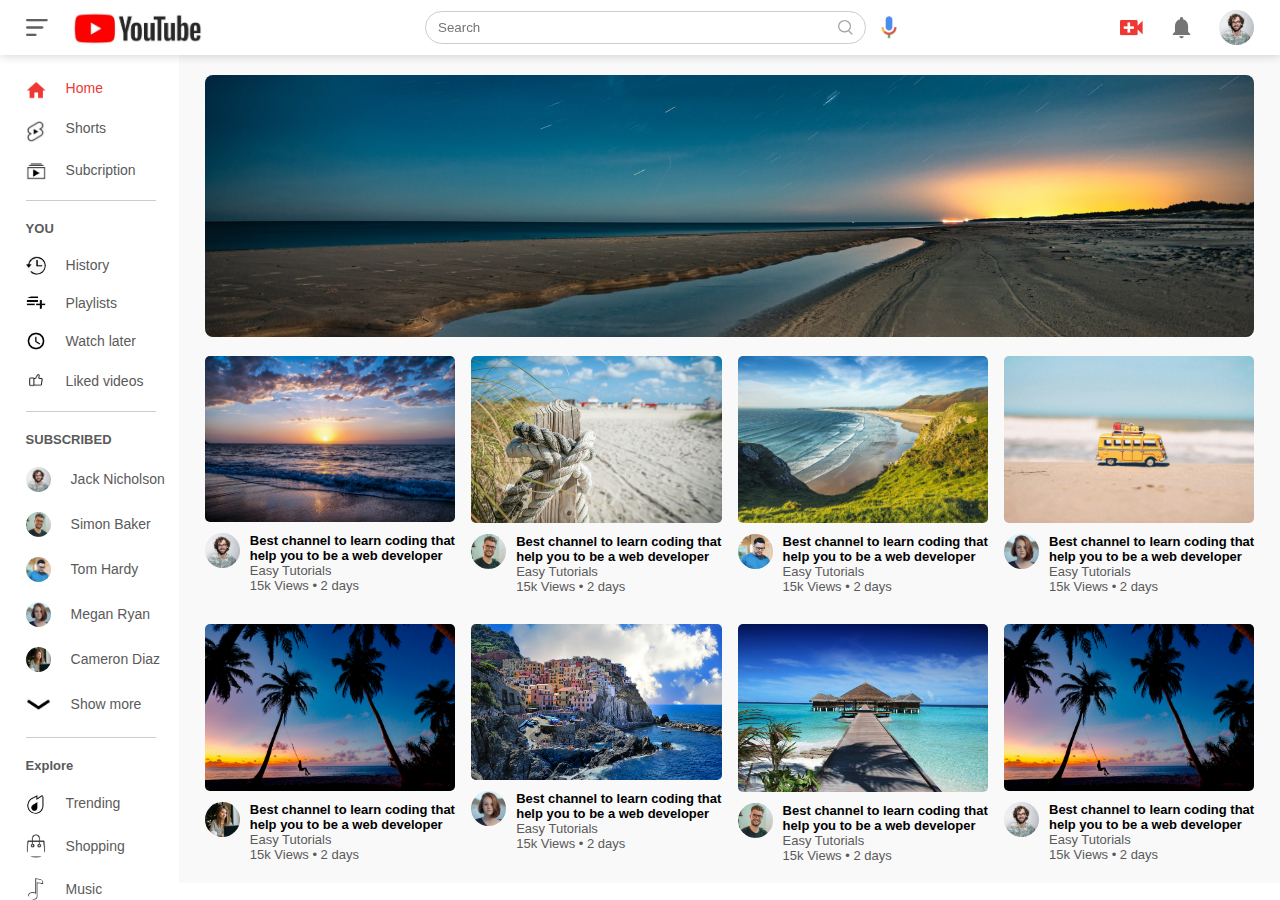
<file: index.html>
<!DOCTYPE html>
<html lang="en">
<head>
    <meta charset="UTF-8">
    <meta http-equiv="X-UA-Compatible" content="IE=edge">
    <meta name="viewport" content="width=device-width, initial-scale=1.0">
    <title>Video Search Website</title>
    <link rel="stylesheet" href="style.css">
</html>
<body>
    <nav class="flex-div">
        <div class="nav-left flex-div">
            <img src="images/menu.png" class="menu-icon">
            <img src="images/logo.jpg" class="logo">
        </div>
        <div class="nav-middle flex-div">
            <div class="search-box flex-div">
                <input type="text" placeholder="Search">
                <img src="images/search.png">
            </div>
            <img src="images/voice-search.png" class="mic-icon">
        </div>
        <div class="nav-right flex-div">
            <img src="images/upload.png">
            <img src="images/notification.png">
            <img src="images/Jack.png" class="user-icon">
        </div>
    </nav>
    


    <div class="sidebar">
        <div class="shortcut-links">
            <a href=""><img src="images/home.png"><p>Home</p></a>
            <a href=""><img src="images/shorts.jpg"><p>Shorts</p></a>
            <a href=""><img src="images/subscription.jpg"><p>Subcription</p></a>
            <hr>
        </div>
        <div class="you">
            <h3>YOU</h3>
            <a href=""><img src="images/history.png"><p>History</p></a>
            <a href=""><img src="images/playlist.jpg"><p>Playlists</p></a>
            <a href=""><img src="images/watchlater.png"><p>Watch later</p></a>
            <a href=""><img src="images/likedvid.png"><p>Liked videos</p></a>
            <hr>
        </div>
        <div class="subscribed-list">
            <h3>SUBSCRIBED</h3>
            <a href=""><img src="images/Jack.png"><p>Jack Nicholson</p></a>
            <a href=""><img src="images/simon.png"><p>Simon Baker</p></a>
            <a href=""><img src="images/tom.png"><p>Tom Hardy</p></a>
            <a href=""><img src="images/megan.png"><p>Megan Ryan</p></a>
            <a href=""><img src="images/cameron.png"><p>Cameron Diaz</p></a>
            <a href=""><img src="images/show.png"><p>Show more</p></a>
            <hr>
        </div>
        <div class="explore">
            <h3>Explore</h3>
            <a href=""><img src="images/trending.jpg"><p>Trending</p></a>
            <a href=""><img src="images/shopping.jpg"><p>Shopping</p></a>
            <a href=""><img src="images/music.jpg"><p>Music</p></a>
            <a href=""><img src="images/movie.jpg"><p>Movie</p></a>
            <a href=""><img src="images/live.jpg"><p>Live</p></a>
            <a href=""><img src="images/gaming.jpg"><p>Gaming</p></a>
            <a href=""><img src="images/news.jpg"><p>News</p></a>
            <a href=""><img src="images/sports.jpg"><p>Sports</p></a>
            <a href=""><img src="images/courses.jpg"><p>Courses</p></a>
            <a href=""><img src="images/fashion.jpg"><p>Fashion & Beauty</p></a>
            <a href=""><img src="images/podcast.jpg"><p>Podcasts</p></a>
            <hr>
        </div>
        <div class="more">
            <h3>More from YouTube</h3>
            <a href=""><img src="images/premium.jpg"><p>YouTube Premium</p></a>
            <a href=""><img src="images/yt_music.jpg"><p>YouTube Music</p></a>
            <a href=""><img src="images/kids.jpg"><p>YouTube Kids</p></a>
            <hr>
        </div>
        <div class="setting">
            <h3> </h3>
            <a href=""><img src="images/setting.jpg"><p>Setting</p></a>
            <a href=""><img src="images/report.jpg"><p>Report history</p></a>
            <a href=""><img src="images/help.jpg"><p>Help</p></a>
            <a href=""><img src="images/feedback.jpg"><p>Send feedback</p></a>
        </div>
    </div>


<div class="container">
    <div class="banner">
        <img src="images/banner3.jpg">
    </div>
    
    <div class="list-container">
        <div class="vid-list">
            <a href="play_vid.html"><img src="images/thumbnail1.jpg" class="thumbnail"></a>
            <div class="flex-div">
                <img src="images/Jack.png">
                <div class="vid-info">
                    <a href="play_vid.html">Best channel to learn coding that help you to be a web developer</a>
                    <p>Easy Tutorials</p>
                    <p>15k Views &bull; 2 days</p>
                </div>
            </div>    
        </div>

        <div class="vid-list">
            <a href=""><img src="images/thumbnail2.jpg" class="thumbnail"></a>
            <div class="flex-div">
                <img src="images/simon.png">
                <div class="vid-info">
                    <a href="">Best channel to learn coding that help you to be a web developer</a>
                    <p>Easy Tutorials</p>
                    <p>15k Views &bull; 2 days</p>
                </div>
            </div>    
        </div>

        <div class="vid-list">
            <a href=""><img src="images/thumbnail3.jpg" class="thumbnail"></a>
            <div class="flex-div">
                <img src="images/tom.png">
                <div class="vid-info">
                    <a href="">Best channel to learn coding that help you to be a web developer</a>
                    <p>Easy Tutorials</p>
                    <p>15k Views &bull; 2 days</p>
                </div>
            </div>    
        </div>

        <div class="vid-list">
            <a href=""><img src="images/thumbnail4.jpg" class="thumbnail"></a>
            <div class="flex-div">
                <img src="images/megan.png">
                <div class="vid-info">
                    <a href="">Best channel to learn coding that help you to be a web developer</a>
                    <p>Easy Tutorials</p>
                    <p>15k Views &bull; 2 days</p>
                </div>
            </div>    
        </div>

        <div class="vid-list">
            <a href=""><img src="images/thumbnail5.jpg" class="thumbnail"></a>
            <div class="flex-div">
                <img src="images/cameron.png">
                <div class="vid-info">
                    <a href="">Best channel to learn coding that help you to be a web developer</a>
                    <p>Easy Tutorials</p>
                    <p>15k Views &bull; 2 days</p>
                </div>
            </div>    
        </div>

        <div class="vid-list">
            <a href=""><img src="images/thumbnail6.jpg" class="thumbnail"></a>
            <div class="flex-div">
                <img src="images/megan.png">
                <div class="vid-info">
                    <a href="">Best channel to learn coding that help you to be a web developer</a>
                    <p>Easy Tutorials</p>
                    <p>15k Views &bull; 2 days</p>
                </div>
            </div>    
        </div>

        <div class="vid-list">
            <a href=""><img src="images/thumbnail7.jpg" class="thumbnail"></a>
            <div class="flex-div">
                <img src="images/simon.png">
                <div class="vid-info">
                    <a href="">Best channel to learn coding that help you to be a web developer</a>
                    <p>Easy Tutorials</p>
                    <p>15k Views &bull; 2 days</p>
                </div>
            </div>    
        </div>

        <div class="vid-list">
            <a href=""><img src="images/thumbnail8.jpg" class="thumbnail"></a>
            <div class="flex-div">
                <img src="images/Jack.png">
                <div class="vid-info">
                    <a href="">Best channel to learn coding that help you to be a web developer</a>
                    <p>Easy Tutorials</p>
                    <p>15k Views &bull; 2 days</p>
                </div>
            </div>    
        </div>

    </div>
</div>



<script src="script.js"></script>
</body>
</html>
</file>
<file: style.css>
*{
    margin: 0;
    padding: 0;
    font-family: 'poppins', sans-serif;
    box-sizing: border-box;
}
a{
    text-decoration: none;
    color: #5a5a5a;

}
img{
    cursor: pointer;
}
.flex-div{
    display: flex;
    align-items: center;
}
nav{
    padding: 10px 2%;
    justify-content: space-between;
    box-shadow: 0 0 10px rgba(0, 0, 0, 0.2);
    background: #fff;
    position: sticky;
    top: 0;
    z-index: 10;
}
.nav-right img{
    width: 25px;
    margin-right: 25px;
}
.nav-right .user-icon{
    width: 35px;
    border-radius: 50%;
    margin-right: 0;
}
.nav-left .menu-icon{
    width: 22px;
    margin-right: 25px;
}
.nav-left .logo{
    width: 130px;
}
.nav-middle .mic-icon{
    width: 16px;
}
.nav-middle .search-box{
    border: 1px solid #ccc;
    margin-right: 15px;
    padding: 8px 12px;
    border-radius: 25px;
}
.nav-middle .search-box input{
    width: 400px;
    border: 0;
    outline: 0;
    background: transparent;
}
.nav-middle .search-box img{
    width: 15px; 
}


/*---------Slidebar-------*/


.sidebar{
    background: #fff;
    width: 14%;
    height: 100vh;
    position: fixed;
    top: 0;
    padding-left: 2%;
    padding-top: 80px;
    max-height: 100%;
    overflow-y: auto;
}
.shortcut-links a img{
    width: 20px;
    margin-right: 20px;
}
.shortcut-links a{
    display: flex;
    align-items: centre;
    margin-bottom: 20px;
    width: fit-content;
    flex-wrap: wrap;
}
.shortcut-links a p{
    font-size: 14px;
}
.shortcut-links a:first-child{
    color: #ed3833;
}
.sidebar hr{
    border: 0;
    height: 1px;
    background: #ccc;
    width: 85%;
}
.subscribed-list h3{
    font-size: 13px;
    margin: 20px 0;
    color: #5a5a5a;
}
.subscribed-list a{
    display: flex;
    align-items: center;
    margin-bottom: 20px;
    width: fit-content;
    flex-wrap: wrap;
}
.subscribed-list a p{
    font-size: 14px;
}
.subscribed-list a img{
    width: 25px;
    border-radius: 50%;
    margin-right: 20px;
}
.you h3{
    font-size: 13px;
    margin: 20px 0;
    color: #5a5a5a;
}
.you a{
    display: flex;
    align-items: center;
    margin-bottom: 20px;
    width: fit-content;
    flex-wrap: wrap;
}
.you a p{
    font-size: 14px;
}
.you a img{
    width: 20px;
    border-radius: 50%;
    margin-right: 20px;
}
.explore h3{
    font-size: 13px;
    margin: 20px 0;
    color: #5a5a5a;
}
.explore a{
    display: flex;
    align-items: center;
    margin-bottom: 20px;
    width: fit-content;
    flex-wrap: wrap;
}
.explore a p{
    font-size: 14px;
}
.explore a img{
    width: 20px;
    border-radius: 50%;
    margin-right: 20px;
}
.more h3{
    font-size: 13px;
    margin: 20px 0;
    color: #5a5a5a;
}
.more a{
    display: flex;
    align-items: center;
    margin-bottom: 20px;
    width: fit-content;
    flex-wrap: wrap;
}
.more a p{
    font-size: 14px;
}
.more a img{
    width: 20px;
    border-radius: 50%;
    margin-right: 20px;
}
.setting h3{
    font-size: 13px;
    margin: 20px 0;
    color: #5a5a5a;
}
.setting a{
    display: flex;
    align-items: center;
    margin-bottom: 20px;
    width: fit-content;
    flex-wrap: wrap;
}
.setting a p{
    font-size: 14px;
}
.setting a img{
    width: 20px;
    border-radius: 50%;
    margin-right: 20px;
}


/*-------------small slidebar----------*/


.small-sidebar{
    width: 5%;
    padding-left: 1%;
}
.small-sidebar a p{
    display: none;
}
.small-sidebar h3{
    display: none;
}
.small-sidebar hr{
    width: 50%;
    margin-bottom: 25px;
}
.small-sidebar .explore{
    display: none;
}
.small-sidebar .more{
    display: none;
}
.small-sidebar .setting{
    display: none;
}

/*-------------container----------*/



.container{

    background: #f9f9f9;
    padding-left: 16%;
    padding-right: 2%;
    padding-top: 20px;
    padding-bottom: 20px;
}
.large-container{
    padding-left: 7%;
}
.banner{
    width: 100%;
}
.banner img{
    width: 100%;
    border-radius: 8px;
}


.list-container{
    display: grid;
    grid-template-columns: repeat(auto-fit, minmax(250px, 1fr));
    grid-column-gap: 16px;
    grid-row-gap: 30px;
    margin-top: 15px;
}
.vid-list .thumbnail {
    width: 100%;
    border-radius: 5px;
}
.vid-list .flex-div {
    align-items: flex-start;
    margin-top: 7px;
}
.vid-list .flex-div img{
    width: 35px;
    margin-right: 10px;
    border-radius: 50%;
}
.vid-info {
    color:#5a5a5a;
    font-size: 13px;
}
.vid-info a{
    color: #000;
    font-weight: 600;
    display: black;
    margin-bottom: 5px;
}

@media (max-width: 900px) {
    .menu-icon{
        display: none;
    }
    .sidebar, .small-sidebar{
        display: none;
    }
    .container, .large-container{
        padding-left: 5%;
        padding-right: 5%;
    }
    .nav-right img{
        display: none;
    }
    .nav-right .user-icon{
        display: block;
        width: 30px;
    }
    .nav-middle .search-box input{
        width: 100%;
    }
    .nav-middle .mic-icon{
        display: none;
    }
    .logo{
        width: 90px;
    }
}



/*----------play video page -------*/


.play-container{
    padding-left: 2%;
}
.row{
    display: flex;
    justify-content: space-between;
    flex-wrap: wrap;
}
.play-video{
    flex-basis: 69%;
}
.right-slidebar{
    flex-basis: 30%;
}
.play-video video{
    width: 100%;
}

.side-video-list{
    display: flex;
    justify-content: space-between;
    margin-bottom: 8px;
}
.side-video-list img{
    width: 100%;
}
.side-video-list .small-thumbnail{
    flex-basis: 49%;
}
.side-video-list .vid-info {
    flex-basis: 49%;
}
.side-video-list .vid-info h3{
    display: block;
    font-size: 13px;
    color: #000;
}
.play-video .tags a{
    color: #0000ff;
    font-size: 13px;
}
.play-video h3{
    font-weight: 600;
    font-size: 22px;
}
.play-video .play-video-info{
    display: flex;
    align-items: center;
    justify-content: space-between;
    flex-wrap: wrap;
    margin-top: 10px;
    font-size: 14px;
    color: #5a5a5a;
}

.play-video .play-video-info a img{
    width: 20px;
    margin-right: 8px;
}
.play-video .play-video-info a{
    display: inline-flex;
    align-items: center;
    margin-left: 15px;
}
.play-video hr{
    border: 0;
    height: 1px;
    background: #ccc;
    margin: 10px 0;
}
.plublisher{
    display: flex;
    align-items: center;
    margin-top: 10px;
}
.plublisher div{
    flex: 1;
    line-height: 18px;
}
.plublisher img{
    width: 40px;
    border-radius: 50%;
    margin-right: 15px;
}
.plublisher div p{
    color: #000;
    font-weight: 600;
    font-size: 18px;
    margin-right: 10px;
}
.plublisher div span{
    font-size: 13px;
    color: #5a5a5a;
}
.plublisher button{
    background: red;
    color: #fff;
    padding: 8px 30px;
    border: 0;
    outline: 0;
    border-radius: 50px;
    cursor: pointer;
    margin-left: 5px;
}
.vid-description{
    padding-left: 55px;
    margin: 15px 0;
}
.vid-description p{
    font-size: 15px;
    margin-bottom: 5px;
    color: #5a5a5a;
    margin-left: 10px;
    margin-top: 10px;
}
.vid-description h4{
    font-size: 16px;
    color: #5a5a5a;
    margin-top: 15px;
    margin-bottom: 10px;
}
.add-comment{
    display: flex;
    align-items: center;
    margin: 3-px 0;
}
.add-comment img{
    width: 35px;
    border-radius: 50%;
    margin-right: 15px;
}
.add-comment input{
    border: 0;
    outline: 0;
    border-bottom: 1px solid #ccc;
    width: 100%;
    padding-top: 10px;
    background: transparent;
}
.old-comment{
    display: flex;
    align-items: center;
    margin: 20px 0;
}
.old-comment img{
    width: 35px;
    border-radius: 50%;
    margin-right: 15px;
}
.old-comment h3{
    font-size: 14px;
    margin-bottom: 2px;
}
.old-comment h3 span{
    font-size: 12px;
    color: #5a5a5a;
    font-weight: 500;
    margin-left: 8px;
}
.old-comment .acomment-action{
    display: flex;
    align-items: center;
    margin: 8px 0;
    font-size: 14px;
}
.old-comment .acomment-action img{
    border-radius: 0;
    width: 20px;
    margin-right: 5px;
}
.old-comment .acomment-action span{
    margin-right: 20px;
    color: #5a5a5a;
}
.old-comment .acomment-action a{
    color: #0000ff;
}

@media (max-width:900px){
    .play-video{
        flex-basis: 100%;
    }
    .right-sidebar{
        flex-basis: 100%;
    }
    .play-container{
        padding-left: 5%;
    }
    .vid-description{
        padding-left: 0;
    }
    .play-video .play-video-info a{
        margin-left: 0;
        margin-right: 15px;
        margin-top: 15px;
    }
}


/*----------toggle -------*/
#toggle{
    position: relative;
    display: block;
    width: 100%;
    height: 110px;
    border-radius: 20px;
    background: rgb(246, 243, 243);
}
</file>
